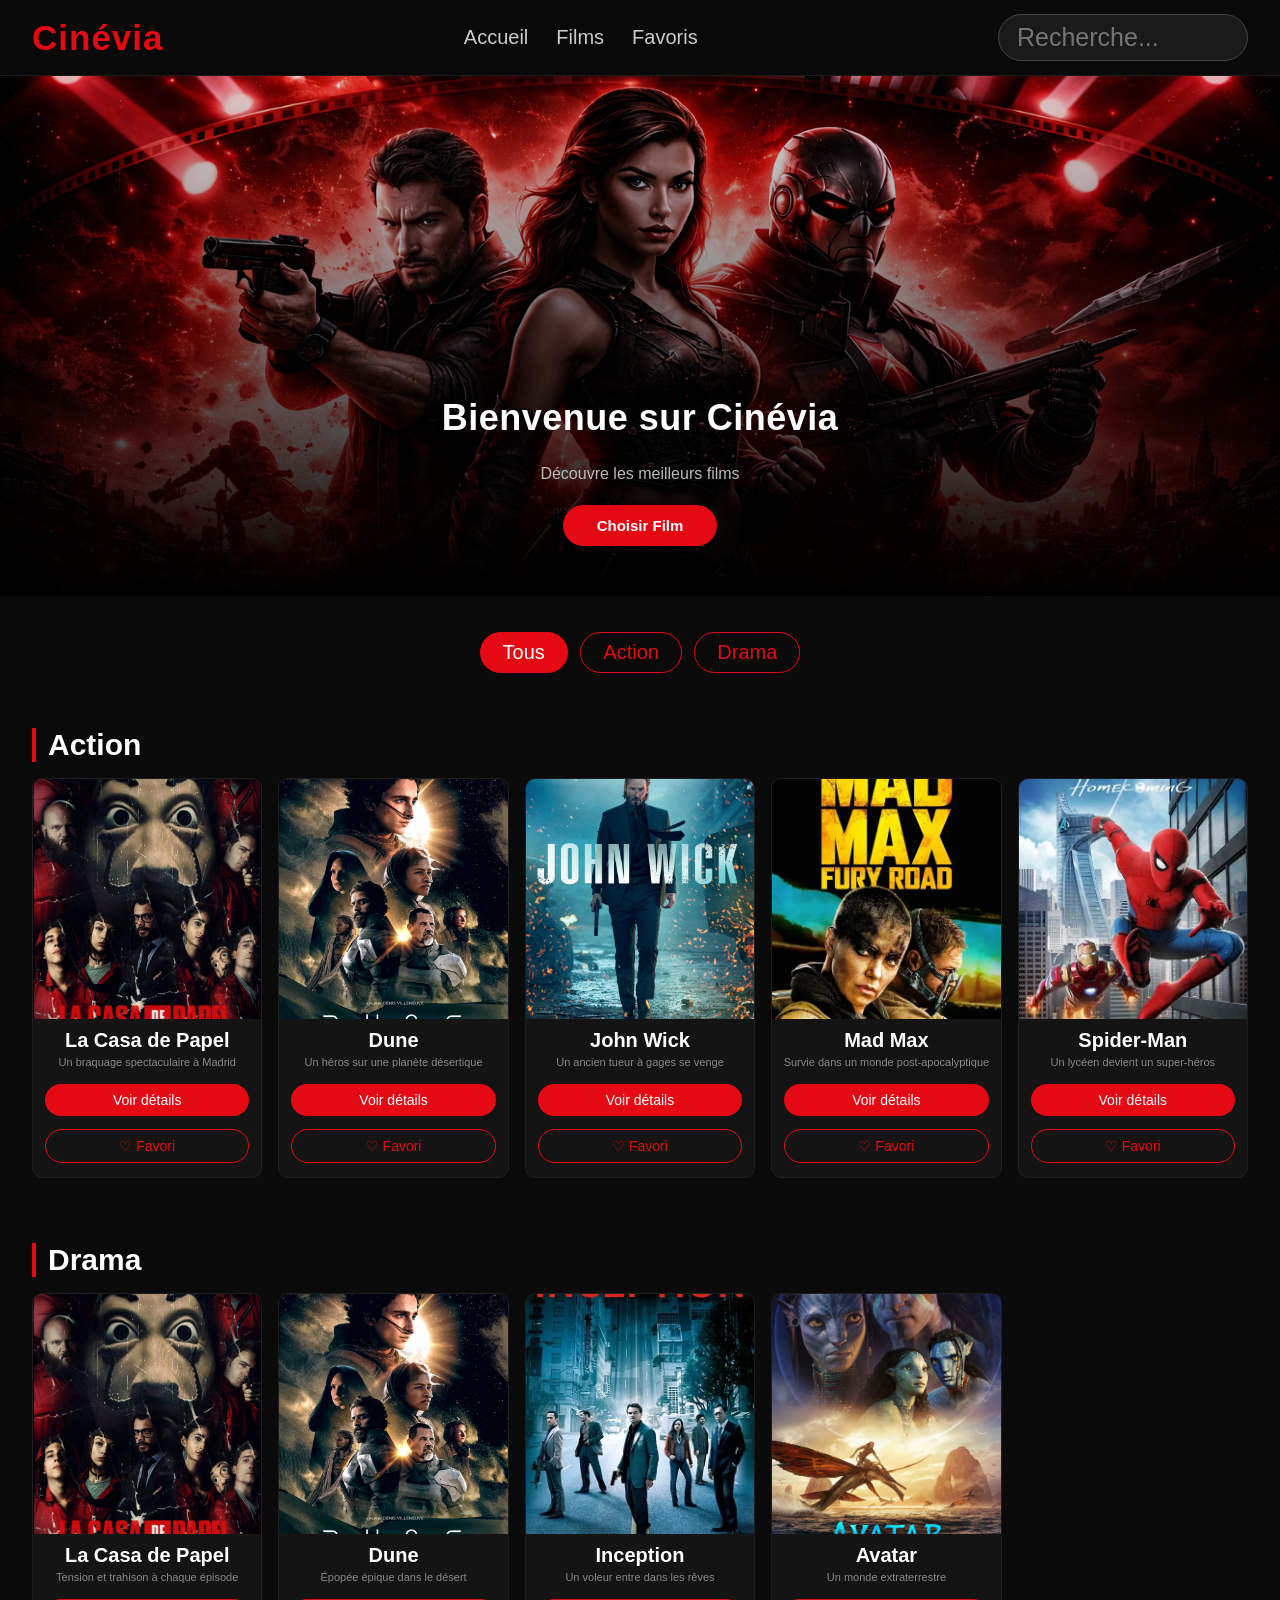
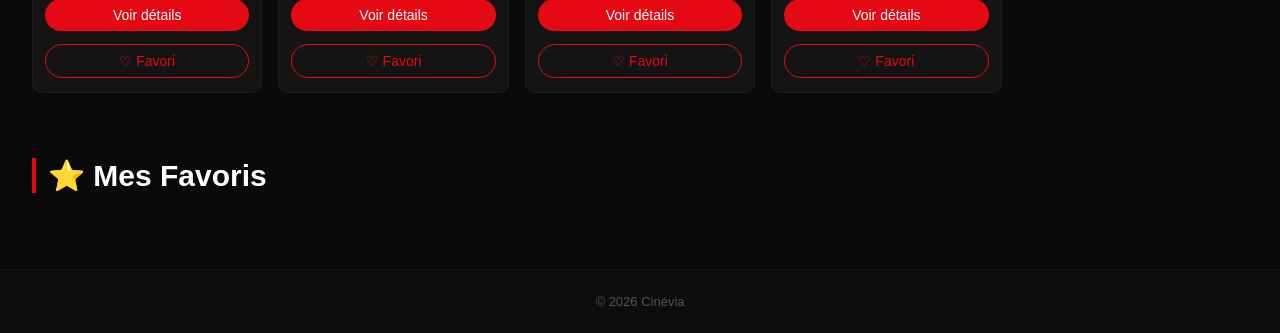
<file: index.html>
<!DOCTYPE html>
<html lang="fr">
<head>
  <meta charset="UTF-8">
  <title>Cinévia</title>
  <link rel="stylesheet" href="style.css">
</head>

<body>

  <!-- Navbar -->
  <header class="navbar">
    <h2 class="logo">Cinévia</h2>
    <nav>
      <a href="#hero">Accueil</a>
      <a href="#movies">Films</a>
      <a href="#favoris">Favoris</a>
    </nav>
    <input type="text" placeholder="Recherche...">
  </header>

  <!-- Hero -->
  <section id="hero" class="hero">
    <div class="overlay">
      <h1>Bienvenue sur Cinévia</h1>
      <p>Découvre les meilleurs films</p>
      <a href="#movies">Choisir Film</a>
    </div>
  </section>

  <!-- Filtres -->
  <div class="filters">
    <button class="active" data-filter="tous">Tous</button>
    <button data-filter="action">Action</button>
    <button data-filter="drama">Drama</button>
  </div>

  <!-- Section Action -->
  <section id="movies" class="movies" data-section="action">
    <h2>Action</h2>
    <div class="cards" id="action-container"></div>
  </section>

  <!-- Section Drama -->
  <section class="movies" data-section="drama">
    <h2>Drama</h2>
    <div class="cards" id="drama-container"></div>
  </section>

  <!-- Favoris -->
  <section id="favoris" class="movies">
    <h2>⭐ Mes Favoris</h2>
    <div class="cards" id="favoris-container"></div>
  </section>

  <!-- Modal -->
  <div id="modal" class="modal hidden">
    <div class="modal-content">

      <span id="close-modal">X</span>

      <img id="modal-img" alt="movie">

      <div class="modal-info">

        <div class="modal-top">
          <h2 id="modal-title"></h2>
          <span id="modal-cat"></span>
          <p id="modal-desc"></p>
        </div>

        <div class="modal-bottom">
          <button class="btn-fav-modal" id="modal-btn-fav">
            ♥ Ajouter aux favoris
          </button>
        </div>

      </div>
    </div>
  </div>

  <footer>© 2026 Cinévia</footer>

  <script src="script.js"></script>
</body>
</html>
</file>
<file: style.css>
/* ===== RESET & BASE ===== */
* { box-sizing: border-box; }

body {
  margin: 0;
  font-family: 'Segoe UI', Arial, sans-serif;
  background: #0a0a0a;
  color: #fff;
}

html { scroll-behavior: smooth; }

/* ===== NAVBAR ===== */
.navbar {
  display: flex;
  justify-content: space-between;
  align-items: center;
  padding: 14px 32px;
  position: sticky;
  top: 0;
  z-index: 100;
  background: rgba(10,10,10,0.95);
  border-bottom: 1px solid #1a1a1a;
}

.logo {
  margin: 0;
  font-size: 35px;
  font-weight: 700;
  letter-spacing: 1px;
  color: #e50914;
}

.navbar nav {
  display: flex;
  align-items: center;
  gap: 28px;
}

.navbar nav a {
  padding: 0;
  background: none;
  border-radius: 0;
  font-size: 20px;
  font-weight: 500;
  color: #ccc;
  text-decoration: none;
  transition: color 0.2s;
}

.navbar nav a:hover {
  background: none;
  color: #e50914;
}

.navbar input {
  width: 250px;
  padding: 8px 18px;
  background: #1a1a1a;
  border: 1px solid #444;
  border-radius: 24px;
  font-size: 25px;
  color: #fff;
  outline: none;
  transition: border 0.2s, width 0.3s;
}

.navbar input:focus {
  width: 400px;
  border-color: #e50914;
}

/* ===== HERO ===== */
.hero {
  position: relative;
  height: 520px;
  display: flex;
  align-items: center;
  justify-content: center;
  background: url('images/image1.png') center center / cover no-repeat;
}

.overlay {
  width: 100%;
  height: 100%;
  display: flex;
  flex-direction: column;
  align-items: center;
  justify-content: flex-end;
  padding-bottom: 50px;
  text-align: center;
  background: linear-gradient(to bottom, rgba(0,0,0,0.1) 0%, rgba(0,0,0,0.7) 70%, rgba(0,0,0,1) 100%);
}

.overlay h1 {
  margin-bottom: 10px;
  font-size: 36px;
  font-weight: 700;
  letter-spacing: 0.5px;
}

.overlay p {
  margin-bottom: 22px;
  font-size: 16px;
  color: #bbb;
}
a {
  padding: 12px 34px;
  background: #e50914;
  border: none;
  border-radius: 24px;
  font-size: 15px;
  font-weight: 600;
  color: white;
  cursor: pointer;
  transition: background 0.2s, transform 0.15s;
  text-decoration: none;
}


.overlay button {
  padding: 12px 34px;
  background: #e50914;
  border: none;
  border-radius: 24px;
  font-size: 15px;
  font-weight: 600;
  color: white;
  cursor: pointer;
  transition: background 0.2s, transform 0.15s;
}


.overlay button:hover {
  background: #cc0000;
  transform: scale(1.04);
}

/* ===== FILTERS ===== */
.filters {
  padding: 32px 20px 16px;
  text-align: center;
}

.filters button {
  margin: 4px;
  padding: 8px 22px;
  background: transparent;
  border: 1.5px solid #e50914;
  border-radius: 24px;
  font-size: 20px;
  font-weight: 500;
  color: #e50914;
  cursor: pointer;
  transition: background 0.2s, color 0.2s;
}

.filters button.active,
.filters button:hover {
  background: #e50914;
  color: white;
}

/* ===== MOVIES SECTION ===== */
.movies {
  padding: 10px 32px 30px;
}

.movies h2 {
  margin-bottom: 16px;
  padding-left: 12px;
  font-size: 30px;
  font-weight: 600;
  border-left: 4px solid #e50914;
}

.movies.hidden { display: none; }

/* ===== CARDS GRID ===== */
.cards {
  display: grid;
  grid-template-columns: repeat(5, 1fr);
  gap: 16px;
}

/* ===== CARD ===== */
.card {
  overflow: hidden;
  background: #141414;
  border: 1px solid #1e1e1e;
  border-radius: 10px;
  text-align: center;
  transition: transform 0.2s, box-shadow 0.2s;
}

.card:hover {
  transform: scale(1.04);
  box-shadow: 0 8px 24px rgba(229,9,20,0.25);
}

.card img {
  width: 100%;
  height: 240px;
  display: block;
  object-fit: cover;
}

.card-info {
  padding: 10px 8px 4px;
}

.card h3 {
  margin: 0 0 4px;
  font-size: 20px;
  font-weight: 600;
  white-space: nowrap;
  overflow: hidden;
  text-overflow: ellipsis;
}

.card p {
  margin: 0;
  font-size: 11px;
  color: #888;
}

.card-buttons {
  display: flex;
  flex-direction: column;
  gap: 5px;
  padding: 8px 8px 10px;
}

.btn-details {
  display: block;
  margin: 4px;
  padding: 8px 22px;
  background: #e50914;
  border: none;
  border-radius: 24px;
  font-size: 14px;
  font-weight: 500;
  color: white;
  text-align: center;
  text-decoration: none;
  cursor: pointer;
  transition: background 0.2s;
}

.btn-details:hover { background: #cc0000; }

.btn-fav {
  margin: 4px;
  padding: 8px 22px;
  background: transparent;
  border: 1.5px solid #e50914;
  border-radius: 24px;
  font-size: 14px;
  font-weight: 500;
  color: #e50914;
  cursor: pointer;
  transition: background 0.2s, color 0.2s;
}

.btn-fav:hover,
.btn-fav.active {
  background: #e50914;
  color: white;
}

.empty-msg {
  font-size: 13px;
  color: #555;
}

/* ===== RESPONSIVE ===== */
@media (max-width: 1100px) {
  .cards { grid-template-columns: repeat(4, 1fr); }
}

@media (max-width: 860px) {
  .cards { grid-template-columns: repeat(3, 1fr); }
  .navbar nav { gap: 16px; }
}

@media (max-width: 600px) {
  .cards { grid-template-columns: repeat(2, 1fr); }
  .navbar { padding: 12px 16px; }
  .movies { padding: 10px 16px 24px; }
}

/* ===== MODAL ===== */
.modal {
  position: fixed;
  inset: 0;
  z-index: 999;
  display: flex;
  justify-content: center;
  align-items: center;
  backdrop-filter: blur(6px);
  background: rgba(0, 0, 0, 0.6);
}

.modal.hidden {
  display: none;
}

/* ===== CONTENT ===== */
.modal-content {
  position: relative;
  display: flex;
  width: 680px;
  max-width: 94vw;
  background: linear-gradient(135deg, #1c2333, #111827);
  border-radius: 16px;
  overflow: hidden;
  box-shadow: 0 15px 40px rgba(0,0,0,0.5);
}

/* IMAGE */
.modal-content > img {
  width: 38%;
  object-fit: cover;
}

/* ===== INFO ===== */
.modal-info {
  flex: 1;
  display: flex;
  flex-direction: column;
  justify-content: space-between; /* مهم */
  padding: 16px;
}

/* TOP (title + cat + desc) */
.modal-top {
  line-height: 2.8;
  text-align: center;
  margin-top: 10%;
  display: flex;
  flex-direction: column;
  gap: 6px; /* مسافة صغيرة */
}

/* نحيدو margins */
.modal-top * {
  margin: 0;
}

/* TITLE */
#modal-title {
  font-size: 42px;
  font-weight: 700;
  color: #ff2a2a;
}

/* CATEGORY */
#modal-cat {
  font-size: 18px;
  font-weight: 700;
  color: #ffd54a;
}

/* DESCRIPTION */
#modal-desc {
  margin-top: 22px;
  font-size: 14px;
  line-height: 1.5;
  color: #cbd5e1;
}

/* ===== BUTTON ===== */
.modal-bottom {
  margin-top: 10px;
}

.btn-fav-modal {
  width: 100%;
  padding: 10px;
  font-size: 13px;
  font-weight: 600;
  border-radius: 24px;
  border: none;
  background: linear-gradient(90deg, #e50914, #ff3c00);
  color: #fff;
  cursor: pointer;
  transition: 0.2s;
}

.btn-fav-modal:hover {
  transform: scale(1.02);
}

/* ===== CLOSE ===== */
#close-modal {
  text-align: center;
  position: absolute;
  top: 8px;
  right: 8px;
  width: 25px;
  height: 24px;
  border: none;
  border-radius: 50%;
  background: rgba(229, 9, 20, 0.9);
  color: #fff;
  font-size: 14px;
  cursor: pointer;
}

#close-modal span {
  position: absolute;
}
/* ===== FOOTER ===== */
footer {
  margin-top: 30px;
  padding: 24px;
  background: #0d0d0d;
  border-top: 1px solid #1a1a1a;
  font-size: 13px;
  text-align: center;
  color: #555;
}
</file>
